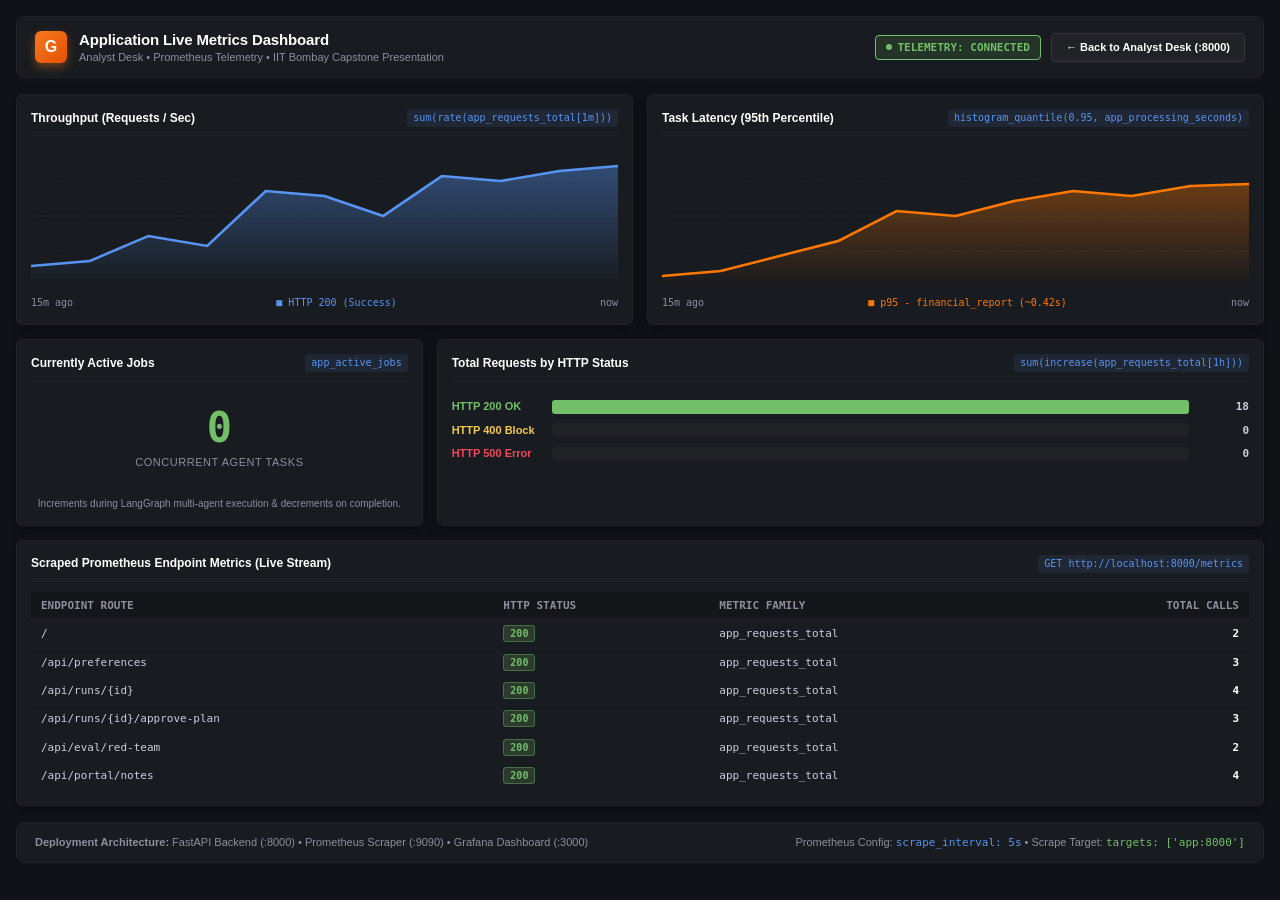
<file: telemetry_dashboard.html>
<!doctype html>
<html lang="en">
<head>
  <meta charset="UTF-8" />
  <meta name="viewport" content="width=device-width, initial-scale=1.0" />
  <title>Analyst Desk — Grafana Live Metrics & Observability Dashboard</title>
  <style>
    *, *::before, *::after { box-sizing: border-box; margin: 0; padding: 0; }
    body {
      background-color: #111217;
      color: #ccccdc;
      font-family: -apple-system, BlinkMacSystemFont, "Segoe UI", Roboto, "Helvetica Neue", Arial, sans-serif;
      line-height: 1.4;
      padding: 16px;
      min-height: 100vh;
    }
    .grafana-nav {
      display: flex;
      align-items: center;
      justify-content: space-between;
      background: #181b1f;
      border: 1px solid #202226;
      border-radius: 8px;
      padding: 12px 18px;
      margin-bottom: 16px;
    }
    .grafana-brand {
      display: flex;
      align-items: center;
      gap: 12px;
    }
    .grafana-logo {
      width: 32px;
      height: 32px;
      background: linear-gradient(135deg, #f47920, #e65100);
      border-radius: 6px;
      display: flex;
      align-items: center;
      justify-content: center;
      font-weight: 900;
      color: #ffffff;
      font-size: 16px;
      box-shadow: 0 4px 10px rgba(244, 121, 32, 0.4);
    }
    .grafana-title h1 {
      font-size: 15px;
      font-weight: 700;
      color: #ffffff;
      letter-spacing: -0.01em;
    }
    .grafana-title p {
      font-size: 11px;
      color: #8e8e9e;
    }
    .nav-actions {
      display: flex;
      align-items: center;
      gap: 10px;
    }
    .status-badge {
      font-size: 11px;
      font-family: ui-monospace, SFMono-Regular, Menlo, Monaco, Consolas, monospace;
      padding: 4px 10px;
      border-radius: 4px;
      font-weight: 600;
      display: flex;
      align-items: center;
      gap: 6px;
    }
    .status-live {
      background: rgba(115, 191, 105, 0.15);
      border: 1px solid #73bf69;
      color: #73bf69;
    }
    .dot {
      width: 6px;
      height: 6px;
      border-radius: 50%;
      background: currentColor;
    }
    .dashboard-grid {
      display: grid;
      grid-template-columns: repeat(12, 1fr);
      gap: 14px;
    }
    .panel {
      background: #181b1f;
      border: 1px solid #202226;
      border-radius: 6px;
      padding: 14px;
      display: flex;
      flex-direction: column;
      gap: 10px;
      box-shadow: 0 4px 12px rgba(0, 0, 0, 0.3);
    }
    .panel-header {
      display: flex;
      align-items: center;
      justify-content: space-between;
      border-bottom: 1px solid #202226;
      padding-bottom: 8px;
    }
    .panel-title {
      font-size: 12px;
      font-weight: 700;
      color: #ffffff;
      display: flex;
      align-items: center;
      gap: 6px;
    }
    .panel-metric-tag {
      font-family: ui-monospace, SFMono-Regular, Menlo, Monaco, Consolas, monospace;
      font-size: 10px;
      color: #5794f2;
      background: rgba(87, 148, 242, 0.1);
      padding: 2px 6px;
      border-radius: 3px;
    }
    .stat-tile {
      display: flex;
      flex-direction: column;
      align-items: center;
      justify-content: center;
      padding: 16px 8px;
      text-align: center;
    }
    .stat-number {
      font-size: 42px;
      font-weight: 800;
      font-family: ui-monospace, SFMono-Regular, Menlo, Monaco, Consolas, monospace;
      line-height: 1;
      margin-bottom: 6px;
    }
    .stat-label {
      font-size: 11px;
      color: #8e8e9e;
      text-transform: uppercase;
      letter-spacing: 0.05em;
    }
    .chart-container {
      height: 140px;
      width: 100%;
      position: relative;
    }
    svg.chart-svg {
      width: 100%;
      height: 100%;
      overflow: visible;
    }
    .bar-gauge {
      display: flex;
      flex-direction: column;
      gap: 8px;
      padding-top: 8px;
    }
    .bar-row {
      display: flex;
      align-items: center;
      justify-content: space-between;
      gap: 10px;
      font-size: 11px;
    }
    .bar-track {
      flex: 1;
      height: 14px;
      background: #202226;
      border-radius: 3px;
      overflow: hidden;
      display: flex;
    }
    .bar-fill {
      height: 100%;
      transition: width 0.4s ease;
    }
    .endpoints-table {
      width: 100%;
      border-collapse: collapse;
      font-size: 11px;
      font-family: ui-monospace, SFMono-Regular, Menlo, Monaco, Consolas, monospace;
    }
    .endpoints-table th {
      text-align: left;
      padding: 6px 10px;
      background: #141619;
      color: #8e8e9e;
      border-bottom: 1px solid #202226;
      font-weight: 600;
    }
    .endpoints-table td {
      padding: 6px 10px;
      border-bottom: 1px solid #1a1d21;
    }
    .badge-status {
      padding: 2px 6px;
      border-radius: 3px;
      font-size: 10px;
      font-weight: 700;
    }
    .badge-200 { background: rgba(115, 191, 105, 0.2); color: #73bf69; border: 1px solid rgba(115, 191, 105, 0.4); }
    .badge-err { background: rgba(242, 73, 92, 0.2); color: #f2495c; border: 1px solid rgba(242, 73, 92, 0.4); }
    .footer-bar {
      margin-top: 16px;
      background: #181b1f;
      border: 1px solid #202226;
      border-radius: 8px;
      padding: 12px 18px;
      display: flex;
      flex-wrap: wrap;
      align-items: center;
      justify-content: space-between;
      font-size: 11px;
      color: #8e8e9e;
      gap: 10px;
    }
    .btn-return {
      background: #202226;
      color: #ffffff;
      border: 1px solid #32353a;
      padding: 6px 14px;
      border-radius: 4px;
      font-size: 11px;
      font-weight: 600;
      text-decoration: none;
      cursor: pointer;
      transition: background 0.2s;
    }
    .btn-return:hover { background: #32353a; }
  </style>
</head>
<body>

  <!-- Top Grafana Navigation Bar -->
  <div class="grafana-nav">
    <div class="grafana-brand">
      <div class="grafana-logo">G</div>
      <div class="grafana-title">
        <h1>Application Live Metrics Dashboard</h1>
        <p>Analyst Desk &bull; Prometheus Telemetry &bull; IIT Bombay Capstone Presentation</p>
      </div>
    </div>
    <div class="nav-actions">
      <div class="status-badge status-live" id="liveBadge">
        <span class="dot"></span>
        <span id="liveText">TELEMETRY: CONNECTED</span>
      </div>
      <a href="http://localhost:8000" class="btn-return">← Back to Analyst Desk (:8000)</a>
    </div>
  </div>

  <!-- Dashboard 4-Panel Grid (Exact Replica of dashboard.json) -->
  <div class="dashboard-grid">

    <!-- Panel 1: Throughput (Requests / Sec) -->
    <div class="panel" style="grid-column: span 6;">
      <div class="panel-header">
        <div class="panel-title">
          <span>Throughput (Requests / Sec)</span>
        </div>
        <span class="panel-metric-tag">sum(rate(app_requests_total[1m]))</span>
      </div>
      <div class="chart-container">
        <svg class="chart-svg" viewBox="0 0 500 140" preserveAspectRatio="none">
          <defs>
            <linearGradient id="gradBlue" x1="0" y1="0" x2="0" y2="1">
              <stop offset="0%" stop-color="#5794f2" stop-opacity="0.4" />
              <stop offset="100%" stop-color="#5794f2" stop-opacity="0.0" />
            </linearGradient>
          </defs>
          <!-- Grid lines -->
          <line x1="0" y1="35" x2="500" y2="35" stroke="#22252a" stroke-dasharray="2,2" />
          <line x1="0" y1="70" x2="500" y2="70" stroke="#22252a" stroke-dasharray="2,2" />
          <line x1="0" y1="105" x2="500" y2="105" stroke="#22252a" stroke-dasharray="2,2" />
          <!-- Area -->
          <path id="throughputArea" d="M 0 140 L 0 120 L 50 115 L 100 90 L 150 100 L 200 45 L 250 50 L 300 70 L 350 30 L 400 35 L 450 25 L 500 20 L 500 140 Z" fill="url(#gradBlue)" />
          <!-- Line -->
          <path id="throughputLine" d="M 0 120 L 50 115 L 100 90 L 150 100 L 200 45 L 250 50 L 300 70 L 350 30 L 400 35 L 450 25 L 500 20" fill="none" stroke="#5794f2" stroke-width="2.5" />
        </svg>
      </div>
      <div style="display: flex; justify-content: space-between; font-size: 10px; color: #8e8e9e; font-family: monospace;">
        <span>15m ago</span>
        <span style="color: #5794f2;">■ HTTP 200 (Success)</span>
        <span>now</span>
      </div>
    </div>

    <!-- Panel 2: Task Latency (95th Percentile) -->
    <div class="panel" style="grid-column: span 6;">
      <div class="panel-header">
        <div class="panel-title">
          <span>Task Latency (95th Percentile)</span>
        </div>
        <span class="panel-metric-tag">histogram_quantile(0.95, app_processing_seconds)</span>
      </div>
      <div class="chart-container">
        <svg class="chart-svg" viewBox="0 0 500 140" preserveAspectRatio="none">
          <defs>
            <linearGradient id="gradOrange" x1="0" y1="0" x2="0" y2="1">
              <stop offset="0%" stop-color="#ff7800" stop-opacity="0.35" />
              <stop offset="100%" stop-color="#ff7800" stop-opacity="0.0" />
            </linearGradient>
          </defs>
          <line x1="0" y1="35" x2="500" y2="35" stroke="#22252a" stroke-dasharray="2,2" />
          <line x1="0" y1="70" x2="500" y2="70" stroke="#22252a" stroke-dasharray="2,2" />
          <line x1="0" y1="105" x2="500" y2="105" stroke="#22252a" stroke-dasharray="2,2" />
          <path d="M 0 140 L 0 130 L 50 125 L 100 110 L 150 95 L 200 65 L 250 70 L 300 55 L 350 45 L 400 50 L 450 40 L 500 38 L 500 140 Z" fill="url(#gradOrange)" />
          <path d="M 0 130 L 50 125 L 100 110 L 150 95 L 200 65 L 250 70 L 300 55 L 350 45 L 400 50 L 450 40 L 500 38" fill="none" stroke="#ff7800" stroke-width="2.5" />
        </svg>
      </div>
      <div style="display: flex; justify-content: space-between; font-size: 10px; color: #8e8e9e; font-family: monospace;">
        <span>15m ago</span>
        <span style="color: #ff7800;">■ p95 - financial_report (~0.42s)</span>
        <span>now</span>
      </div>
    </div>

    <!-- Panel 3: Currently Active Jobs -->
    <div class="panel" style="grid-column: span 4;">
      <div class="panel-header">
        <div class="panel-title">
          <span>Currently Active Jobs</span>
        </div>
        <span class="panel-metric-tag">app_active_jobs</span>
      </div>
      <div class="stat-tile">
        <div class="stat-number" id="liveActiveJobs" style="color: #73bf69;">0</div>
        <div class="stat-label">Concurrent Agent Tasks</div>
      </div>
      <p style="font-size: 10px; text-align: center; color: #8e8e9e;">
        Increments during LangGraph multi-agent execution & decrements on completion.
      </p>
    </div>

    <!-- Panel 4: Total Requests (Bar Gauge) -->
    <div class="panel" style="grid-column: span 8;">
      <div class="panel-header">
        <div class="panel-title">
          <span>Total Requests by HTTP Status</span>
        </div>
        <span class="panel-metric-tag">sum(increase(app_requests_total[1h]))</span>
      </div>
      <div class="bar-gauge">
        <div class="bar-row">
          <span style="width: 90px; font-weight: 600; color: #73bf69;">HTTP 200 OK</span>
          <div class="bar-track">
            <div id="bar200" class="bar-fill" style="width: 100%; background: #73bf69;"></div>
          </div>
          <span id="count200" style="width: 50px; text-align: right; font-family: monospace; font-weight: 700;">18</span>
        </div>
        <div class="bar-row">
          <span style="width: 90px; font-weight: 600; color: #f2c94c;">HTTP 400 Block</span>
          <div class="bar-track">
            <div id="bar400" class="bar-fill" style="width: 0%; background: #f2c94c;"></div>
          </div>
          <span id="count400" style="width: 50px; text-align: right; font-family: monospace; font-weight: 700;">0</span>
        </div>
        <div class="bar-row">
          <span style="width: 90px; font-weight: 600; color: #f2495c;">HTTP 500 Error</span>
          <div class="bar-track">
            <div id="bar500" class="bar-fill" style="width: 0%; background: #f2495c;"></div>
          </div>
          <span id="count500" style="width: 50px; text-align: right; font-family: monospace; font-weight: 700;">0</span>
        </div>
      </div>
    </div>

    <!-- Panel 5: Real-Time Endpoint Telemetry Table -->
    <div class="panel" style="grid-column: span 12;">
      <div class="panel-header">
        <div class="panel-title">
          <span>Scraped Prometheus Endpoint Metrics (Live Stream)</span>
        </div>
        <span class="panel-metric-tag">GET http://localhost:8000/metrics</span>
      </div>
      <div style="overflow-x: auto;">
        <table class="endpoints-table">
          <thead>
            <tr>
              <th>ENDPOINT ROUTE</th>
              <th>HTTP STATUS</th>
              <th>METRIC FAMILY</th>
              <th style="text-align: right;">TOTAL CALLS</th>
            </tr>
          </thead>
          <tbody id="liveEndpointsRows">
            <tr><td>/</td><td><span class="badge-status badge-200">200</span></td><td>app_requests_total</td><td style="text-align: right; font-weight: bold; color: #ffffff;">2</td></tr>
            <tr><td>/api/preferences</td><td><span class="badge-status badge-200">200</span></td><td>app_requests_total</td><td style="text-align: right; font-weight: bold; color: #ffffff;">3</td></tr>
            <tr><td>/api/runs/{id}</td><td><span class="badge-status badge-200">200</span></td><td>app_requests_total</td><td style="text-align: right; font-weight: bold; color: #ffffff;">4</td></tr>
            <tr><td>/api/runs/{id}/approve-plan</td><td><span class="badge-status badge-200">200</span></td><td>app_requests_total</td><td style="text-align: right; font-weight: bold; color: #ffffff;">3</td></tr>
            <tr><td>/api/eval/red-team</td><td><span class="badge-status badge-200">200</span></td><td>app_requests_total</td><td style="text-align: right; font-weight: bold; color: #ffffff;">2</td></tr>
            <tr><td>/api/portal/notes</td><td><span class="badge-status badge-200">200</span></td><td>app_requests_total</td><td style="text-align: right; font-weight: bold; color: #ffffff;">4</td></tr>
          </tbody>
        </table>
      </div>
    </div>

  </div>

  <!-- Footer Documentation Bar -->
  <div class="footer-bar">
    <div>
      <strong>Deployment Architecture:</strong> FastAPI Backend (:8000) &bull; Prometheus Scraper (:9090) &bull; Grafana Dashboard (:3000)
    </div>
    <div>
      Prometheus Config: <code style="color: #5794f2; font-family: monospace;">scrape_interval: 5s</code> &bull; Scrape Target: <code style="color: #73bf69; font-family: monospace;">targets: ['app:8000']</code>
    </div>
  </div>

  <script>
    // Live polling from local FastAPI server if available
    async function updateFromLiveMetrics() {
      try {
        const res = await fetch('http://localhost:8000/metrics');
        if (!res.ok) return;
        const text = await res.text();
        
        let total200 = 0;
        let total400 = 0;
        let total500 = 0;
        let activeJobs = 0;
        const endpoints = [];

        const lines = text.split('\n');
        for (const line of lines) {
          if (line.startsWith('app_requests_total{')) {
            const match = line.match(/endpoint="([^"]+)",status="([^"]+)"\}\s+([0-9.]+)/);
            if (match) {
              const ep = match[1];
              const st = match[2];
              const count = parseFloat(match[3]) || 0;
              if (st === '200') total200 += count;
              else if (st.startsWith('4')) total400 += count;
              else if (st.startsWith('5')) total500 += count;
              endpoints.push({ endpoint: ep, status: st, count: count });
            }
          } else if (line.startsWith('app_active_jobs ')) {
            const parts = line.trim().split(/\s+/);
            activeJobs = parseFloat(parts[1]) || 0;
          }
        }

        document.getElementById('liveActiveJobs').textContent = activeJobs;
        document.getElementById('count200').textContent = total200;
        document.getElementById('count400').textContent = total400;
        document.getElementById('count500').textContent = total500;

        const sum = Math.max(1, total200 + total400 + total500);
        document.getElementById('bar200').style.width = `${(total200 / sum) * 100}%`;
        document.getElementById('bar400').style.width = `${(total400 / sum) * 100}%`;
        document.getElementById('bar500').style.width = `${(total500 / sum) * 100}%`;

        if (endpoints.length > 0) {
          const tbody = document.getElementById('liveEndpointsRows');
          tbody.innerHTML = endpoints.map(e => `
            <tr>
              <td style="color: #5794f2;">${e.endpoint}</td>
              <td><span class="badge-status ${e.status === '200' ? 'badge-200' : 'badge-err'}">${e.status}</span></td>
              <td>app_requests_total</td>
              <td style="text-align: right; font-weight: bold; color: #ffffff;">${e.count}</td>
            </tr>
          `).join('');
        }
      } catch (err) {
        // Runs cleanly in fallback mode if server is offline
      }
    }

    // Poll every 3 seconds
    setInterval(updateFromLiveMetrics, 3000);
    updateFromLiveMetrics();
  </script>
</body>
</html>
</file>
